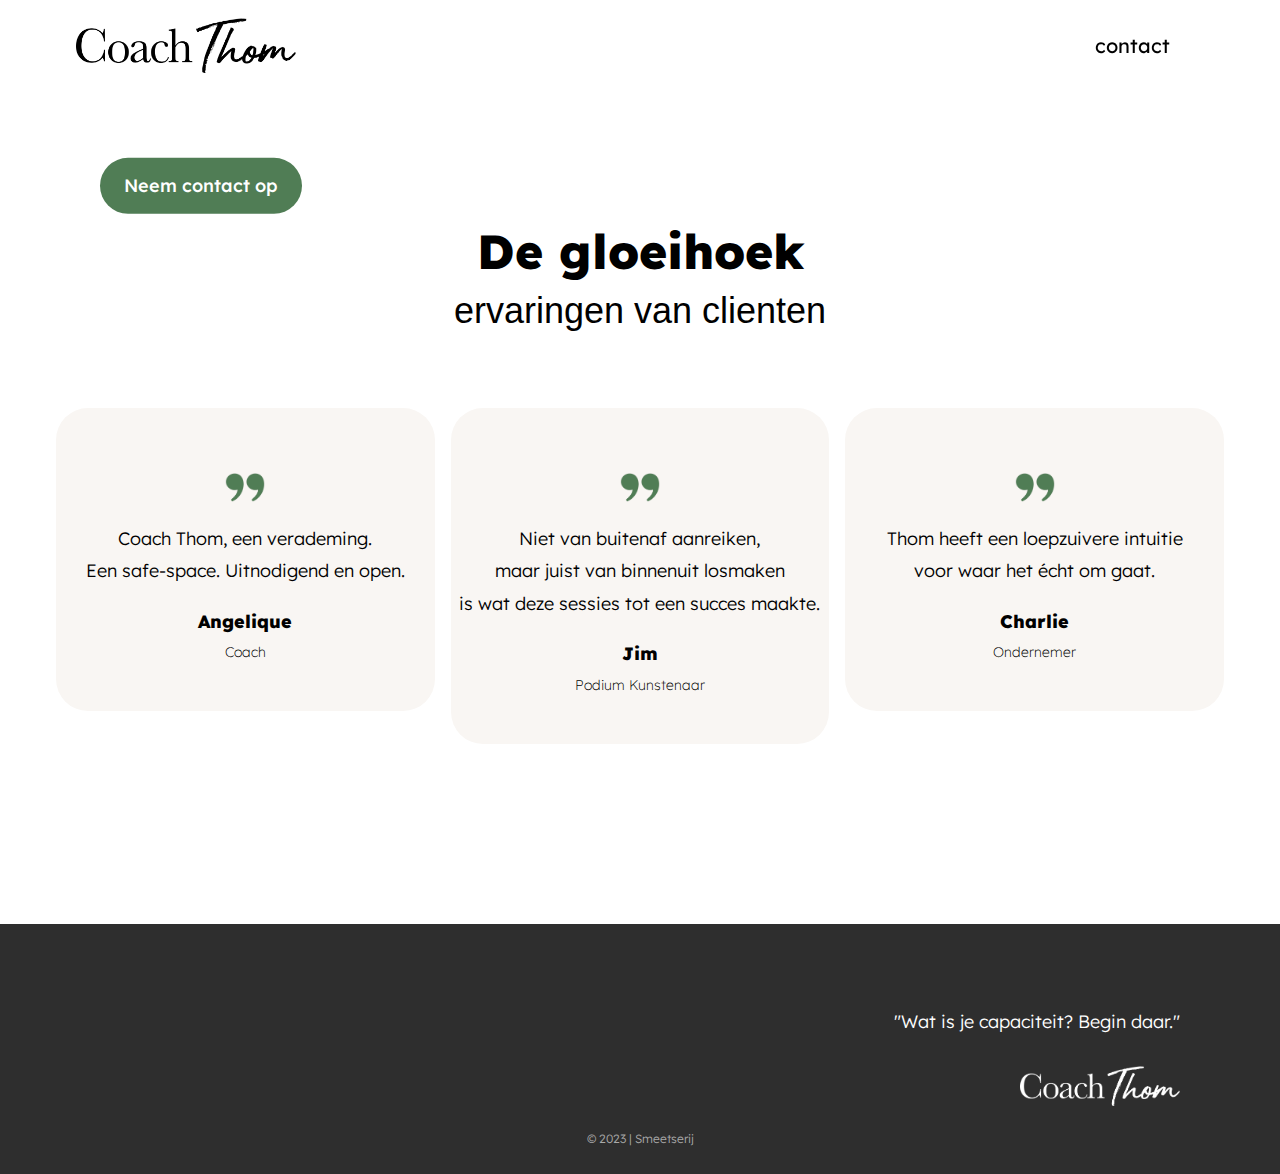
<file: index.html>
<!DOCTYPE html>
<html>
<head>
<title>Coach Thom</title>
<meta charset="UTF-8">
<meta name="viewport" content="width=device-width, initial-scale=1">
<link rel="stylesheet" href="W3THOM.css">
<link rel="preconnect" href="https://fonts.googleapis.com"> 
<link rel="preconnect" href="https://fonts.gstatic.com" crossorigin> 
<link href="https://fonts.googleapis.com/css2?family=Lexend:wght@300;500;800&display=swap" rel="stylesheet">
<link rel="apple-touch-icon" sizes="180x180" href="/apple-touch-icon.png">
<link rel="icon" type="image/png" sizes="32x32" href="/favicon-32x32.png">
<link rel="icon" type="image/png" sizes="16x16" href="/favicon-16x16.png">  
    
    
    
<style>
body  {font-family: 'Lexend', sans-serif}

p {font-family: 'Lexend', sans-serif; font-weight: 300; font-size: 18px}

h2 {font-family: 'Lexend', sans-serif;  font-weight: 800; }

h3 {font-family: 'Baskerville', font-weight: 800; margin-top:-25px;}

    
body, html {
  height: 100%;
  line-height: 1.8;
}

.w3-bar {
  background-position: center;
  background-size: cover;
  background-color:white;
  min-height: 100%;
}
    
.w3-button {
    border-radius: 30px;
    }
    
.w3-border {
    border-radius: 30px;
    }
    
    .w3-input-small{    
height:60px;
width: 350px;
min-width: 200px;
padding-left:25px;
    }

    .w3-input-big{    
height:300px;
width: 600px;
min-width: 200px;
padding-left:25px;
    }
    
/* Full height image header */
.bgimg-1 {
  background-position: center;
  background-size: cover;
  background-image: url("images/bg_beige.png");
  min-height: 100%;
}

.w3-bar .w3-button {
  padding-top: 8px;
  padding-bottom: 8px;
  padding-left: 30px;
  padding-right: 30px;
  margin-top: 16px;
}
    
/* ACCORDEON  */

h1 {
  line-height: 1.2;
  margin-bottom: 40px;
}
main {
  max-width: 520px;
  margin: 0 auto;
  margin-top:50px;
}
summary {
  background-color: rgb(105,150,105);
  color: #fff;
  font-size: 18px;
  padding: 20px;
  margin-bottom: 1rem;
  outline: none;
  border-radius: 40px;
  text-align: left;
  cursor: pointer;
  position: relative;
  
}
    
.faq__content {
margin-left:20px;
margin-right:20px; 
    }

    
details[open] summary ~ * {
  animation: sweep .5s ease-in-out;
}
@keyframes sweep {
  0%    {opacity: 0; margin-top: -10px}
  100%  {opacity: 1; margin-top: 0px}
}

    

details > summary::-webkit-details-marker {
  display: none;
}
    
    
    
.bubble {
    position: relative;
    margin-left:auto;
    margin-right:auto;
    background: #f9f6f3;
    color: #507d55;
    font-size: 20px;
    line-height: 120px;
    text-align: center;
    width: 300px;
    height: 120px;
    border-radius: 50px;
    padding: 0px;
}
.bubble:after {
    content: '';
    position: absolute;
    display: block;
    width: 0;
    z-index: 1;
    border-style: solid;
    border-width: 8px 10px 0 0;
    border-color: #f9f6f3 transparent transparent transparent;
    bottom: -8px;
    left: 18%;
    margin-left: -5px;
}    
    
</style>
    

    
    
    
    
    
</head>
<body>

<!-- Navbar (sit on top) -->
<div class="w3-top">
  <div class="w3-bar w3-white w3-card" id="myNavbar">
    <a href="#home" class="w3-bar-item  w3-wide">
         <img src="images/ct_logo.png" width="220px" height="55px" id=logo alt="Logo image" style="margin-left: 60px; margin-top: 10px; margin-bottom: 10px; " />
      </a>
    <!-- Right-sided navbar links -->
      
    <div class="w3-right w3-hide-small" style="font-size: 20px; margin-right: 80px; margin-top: 4px;" >
      
      <a href="mailto: hey@coachthom.nl?subject=Ik heb een vraag&body=Hey Coach Thom," class="w3-bar-item w3-button"></i> contact</a>
      
      
        
    </div>
    <!-- Hide right-floated links on small screens and replace them with a menu icon -->

    <a href="javascript:void(0)" class="w3-bar-item w3-button w3-right w3-hide-large w3-hide-medium" onclick="w3_open()">
      <i class="fa fa-bars"></i>
    </a>
  </div>
</div>

<!-- Sidebar on small screens when clicking the menu icon -->
<!--nav class="w3-sidebar w3-bar-block w3-black w3-card w3-animate-left w3-hide-medium w3-hide-large" style="display:none" id="mySidebar">
  <!--a href="javascript:void(0)" onclick="w3_close()" class="w3-bar-item w3-button w3-large w3-padding-16">Close ×</a>
  <a href="#about" onclick="w3_close()" class="w3-bar-item w3-button">ABOUT</a>
  <a href="#aboutthom" onclick="w3_close()" class="w3-bar-item w3-button">Coach Thom</a>
  <a href="#team" onclick="w3_close()" class="w3-bar-item w3-button">TEAM</a>
  <a href="#faq" onclick="w3_close()" class="w3-bar-item w3-button">faq</a>
  <a href="#pricing" onclick="w3_close()" class="w3-bar-item w3-button">PRICING</a>
  <a href="#contact" onclick="w3_close()" class="w3-bar-item w3-button">CONTACT</a>
</nav-->

<!-- Header with full-height image -->

<header class="w3-display-container w3-content w3-wide" style="min-width:500px; max-width:100%; margin-bottom:-40px;" id="home">
  <video autoplay muted loop id="myVideo">
  <source src="https://video.wixstatic.com/video/11062b_e55321c53b02478b9bafa28958160488/1080p/mp4/file.mp4" type="video/mp4">
</video> 
      
    <div class="w3-display-left w3-text-white" style="padding:100px; letter-spacing: 0rem;" >
    <span class="w3-jumbo" > Jouw kalme kracht </span><br>
    <span class="w3-xxlarge">ontdekt en ontketend.</span>
    <p style="font-weight: 500"><a href="mailto: hey@coachthom.nl?subject=Ik heb een vraag&body=Hey Coach Thom," class="w3-button w3-green w3-padding-large w3-large w3-margin-top w3-opacity w3-hover-opacity-off">Neem contact op</a></p>
    
        
  </div> 
</header>

<!--header class="bgimg-1 w3-display-container " id="home">
  <div class="w3-display-left w3-text-black" style="padding:100px">
    <span class="w3-jumbo" > Jouw kalme kracht </span><br>
    <span class="w3-xxlarge">komt vanzelf, mits je durft los te laten</span>
    <p style="font-weight: 500"><a href="#about" class="w3-button w3-green w3-padding-large w3-large w3-margin-top w3-opacity w3-hover-opacity-off">Lees verder ></a></p>
  </div> 
  <div class="w3-display-bottomleft w3-text-grey w3-large" style="padding:24px 48px">
    <i class="fa fa-facebook-official w3-hover-opacity"></i>
    <i class="fa fa-instagram w3-hover-opacity"></i>
    <i class="fa fa-snapchat w3-hover-opacity"></i>
    <i class="fa fa-pinterest-p w3-hover-opacity"></i>
    <i class="fa fa-twitter w3-hover-opacity"></i>
    <i class="fa fa-linkedin w3-hover-opacity"></i>
  </div>
</header>





<!-- Reviews Section -->
<div class="w3-container " style="padding:80px 40px" id="reviews">
  <h2 class="w3-center">De gloeihoek</h2>
  <h3 class="w3-center">ervaringen van clienten</h3>
  <div class="w3-row-padding w3-center" style="margin-top:64px; margin-bottom:100px;">
    <div class="w3-third">
        <li class="w3-round-xxlarge w3-large w3-padding-32" style="list-style-type: none; background-color: #f9f6f3;">
            <img class="w3-image" src="images/quotes.png" alt="Quotes" width="40" height="40" style="margin-bottom:-60px;">
            <p><br>Coach Thom, een verademing. <br>Een safe-space. Uitnodigend en open.</p>
      <p style="font-weight: 800">Angelique</p>
        <p style="font-weight: 200; font-size:14px; margin-top:-16px;" >Coach</p>
    </div>
      
    <div class="w3-third">
      <i class="fa fa-heart w3-margin-bottom w3-jumbo"></i>
         <li class=" w3-round-xxlarge w3-large w3-padding-32" style="list-style-type: none; background-color: #f9f6f3;">
             <img class="w3-image" src="images/quotes.png" alt="Quotes" width="40" height="40" style="margin-bottom:-60px;">
             <p><br>Niet van buitenaf aanreiken,<br> maar juist van binnenuit  losmaken <br>is wat deze sessies tot een succes maakte.</p>
      <p style="font-weight: 800">Jim</p >
             <p style="font-weight: 200; font-size:14px; margin-top:-16px;" >Podium Kunstenaar</p>
    </div>
      
    <div class="w3-third">
      <i class="fa fa-diamond w3-margin-bottom w3-jumbo"></i>  <li class=" w3-round-xxlarge w3-large w3-padding-32" style="list-style-type: none; background-color: #f9f6f3;">
        <img class="w3-image" src="images/quotes.png" alt="Quotes" width="40" height="40" style="margin-bottom:-60px;">
        <p><br>Thom heeft een loepzuivere intuitie <br> voor waar het écht om gaat.</p>
      <p style="font-weight: 800">Charlie</p>
        <p style="font-weight: 200; font-size:14px; margin-top:-16px;" >Ondernemer</p>
    </div>
  </div>
</div>



<!-- Footer -->
<footer class="w3-center w3-dark-grey w3-padding-64">
  
  
    <div style="text-align: right; margin-right:100px;">
     
      <p>"Wat is je capaciteit? Begin daar." </p>
        <img src="images/ct_logo_white.png" width="160" height="40px" id=logo alt="Logo image" style="margin-left: 60px; margin-top: 10px; margin-bottom: 10px; " />
      </div>
    </div>

  <p style="font-size:12px; color:darkgrey; margin-bottom:-40px;">© 2023 | Smeetserij</p>
</footer>
 
<script>
// Modal Image Gallery
function onClick(element) {
  document.getElementById("img01").src = element.src;
  document.getElementById("modal01").style.display = "block";
  var captionText = document.getElementById("caption");
  captionText.innerHTML = element.alt;
}


// Toggle between showing and hiding the sidebar when clicking the menu icon
var mySidebar = document.getElementById("mySidebar");

function w3_open() {
  if (mySidebar.style.display === 'block') {
    mySidebar.style.display = 'none';
  } else {
    mySidebar.style.display = 'block';
  }
}

// Close the sidebar with the close button
function w3_close() {
    mySidebar.style.display = "none";
}
</script>

</body>
</html>
</file>
<file: W3THOM.css>
/* W3THOM.CSS 4.15 December 2020 by Jan Egil and Borge Refsnes */
html{box-sizing:border-box}*,*:before,*:after{box-sizing:inherit}
/* Extract from normalize.css by Nicolas Gallagher and Jonathan Neal git.io/normalize */
html{-ms-text-size-adjust:100%;-webkit-text-size-adjust:100%}body{margin:0}
article,aside,details,figcaption,figure,footer,header,main,menu,nav,section{display:block}summary{display:list-item}
audio,canvas,progress,video{display:inline-block}progress{vertical-align:baseline}
audio:not([controls]){display:none;height:0}[hidden],template{display:none}
a{background-color:transparent}a:active,a:hover{outline-width:0}
abbr[title]{border-bottom:none;text-decoration:underline;text-decoration:underline dotted}
b,strong{font-weight:bolder}dfn{font-style:italic}mark{background:#ff0;color:#000}
small{font-size:80%}sub,sup{font-size:75%;line-height:0;position:relative;vertical-align:baseline}
sub{bottom:-0.25em}sup{top:-0.5em}figure{margin:1em 40px}img{border-style:none}
code,kbd,pre,samp{font-family:monospace,monospace;font-size:1em}hr{box-sizing:content-box;height:0;overflow:visible}
button,input,select,textarea,optgroup{font:inherit;margin:0}optgroup{font-weight:bold}
button,input{overflow:visible}button,select{text-transform:none}
button,[type=button],[type=reset],[type=submit]{-webkit-appearance:button}
button::-moz-focus-inner,[type=button]::-moz-focus-inner,[type=reset]::-moz-focus-inner,[type=submit]::-moz-focus-inner{border-style:none;padding:0}
button:-moz-focusring,[type=button]:-moz-focusring,[type=reset]:-moz-focusring,[type=submit]:-moz-focusring{outline:1px dotted ButtonText}
fieldset{border:1px solid #c0c0c0;margin:0 2px;padding:.35em .625em .75em}
legend{color:inherit;display:table;max-width:100%;padding:0;white-space:normal}textarea{overflow:auto}
[type=checkbox],[type=radio]{padding:0}
[type=number]::-webkit-inner-spin-button,[type=number]::-webkit-outer-spin-button{height:auto}
[type=search]{-webkit-appearance:textfield;outline-offset:-2px}
[type=search]::-webkit-search-decoration{-webkit-appearance:none}
::-webkit-file-upload-button{-webkit-appearance:button;font:inherit}
/* End extract */
html,body{font-family:Verdana,sans-serif;font-size:15px;line-height:1.5}html{overflow-x:hidden}
h1{font-size:36px}h2{font-size:48px}h3{font-size:36px}h4{font-size:20px}h5{font-size:18px}h6{font-size:16px}
.w3-serif{font-family:serif}.w3-sans-serif{font-family:sans-serif}.w3-cursive{font-family:cursive}.w3-monospace{font-family:monospace}
h1,h2,h3,h4,h5,h6{font-family:"Baskerville",Arial,sans-serif;font-weight:400;margin:10px 0}.w3-wide{letter-spacing:4px}
hr{border:0;border-top:1px solid #eee;margin:20px 0}
.w3-image{max-width:100%;height:auto}img{vertical-align:middle}a{color:inherit}
.w3-table,.w3-table-all{border-collapse:collapse;border-spacing:0;width:100%;display:table}.w3-table-all{border:1px solid #ccc}
.w3-bordered tr,.w3-table-all tr{border-bottom:1px solid #ddd}.w3-striped tbody tr:nth-child(even){background-color:#f1f1f1}
.w3-table-all tr:nth-child(odd){background-color:#fff}.w3-table-all tr:nth-child(even){background-color:#f1f1f1}
.w3-hoverable tbody tr:hover,.w3-ul.w3-hoverable li:hover{background-color:#ccc}.w3-centered tr th,.w3-centered tr td{text-align:center}
.w3-table td,.w3-table th,.w3-table-all td,.w3-table-all th{padding:8px 8px;display:table-cell;text-align:left;vertical-align:top}
.w3-table th:first-child,.w3-table td:first-child,.w3-table-all th:first-child,.w3-table-all td:first-child{padding-left:16px}
.w3-btn,.w3-button{border:none;display:inline-block;padding:8px 16px;vertical-align:middle;overflow:hidden;text-decoration:none;color:inherit;background-color:inherit;text-align:center;cursor:pointer;white-space:nowrap}
.w3-btn:hover{box-shadow:0 8px 16px 0 rgba(0,0,0,0.2),0 6px 20px 0 rgba(0,0,0,0.19)}
.w3-btn,.w3-button{-webkit-touch-callout:none;-webkit-user-select:none;-khtml-user-select:none;-moz-user-select:none;-ms-user-select:none;user-select:none}   
.w3-disabled,.w3-btn:disabled,.w3-button:disabled{cursor:not-allowed;opacity:0.3}.w3-disabled *,:disabled *{pointer-events:none}
.w3-btn.w3-disabled:hover,.w3-btn:disabled:hover{box-shadow:none}
.w3-badge,.w3-tag{background-color:#000;color:#fff;display:inline-block;padding-left:8px;padding-right:8px;text-align:center}.w3-badge{border-radius:50%}
.w3-ul{list-style-type:none;padding:0;margin:10px}.w3-ul li{padding:8px 16px;border-bottom:1px solid #ddd}.w3-ul li:last-child{border-bottom:none; border-radius: 0 0 30px 30px;}.w3-ul li:first-child{border-bottom:none; border-radius: 30px 30px 0 0;}
.w3-tooltip,.w3-display-container{position:relative}.w3-tooltip .w3-text{display:none}.w3-tooltip:hover .w3-text{display:inline-block}
.w3-ripple:active{opacity:0.5}.w3-ripple{transition:opacity 0s}
.w3-input{padding:8px;display:block;border:none;border-bottom:1px solid #ccc;width:100%}
.w3-select{padding:9px 0;width:100%;border:none;border-bottom:1px solid #ccc}
.w3-dropdown-click,.w3-dropdown-hover{position:relative;display:inline-block;cursor:pointer}
.w3-dropdown-hover:hover .w3-dropdown-content{display:block}
.w3-dropdown-hover:first-child,.w3-dropdown-click:hover{background-color:#ccc;color:#000}
.w3-dropdown-hover:hover > .w3-button:first-child,.w3-dropdown-click:hover > .w3-button:first-child{background-color:#ccc;color:#000;}
.w3-dropdown-content{cursor:auto;color:#000;background-color:#fff;display:none;position:absolute;min-width:160px;margin:0;padding:0;z-index:1}
.w3-check,.w3-radio{width:24px;height:24px;position:relative;top:6px}
.w3-sidebar{height:100%;width:200px;background-color:#fff;position:fixed!important;z-index:1;overflow:auto}
.w3-bar-block .w3-dropdown-hover,.w3-bar-block .w3-dropdown-click{width:100%}
.w3-bar-block .w3-dropdown-hover .w3-dropdown-content,.w3-bar-block .w3-dropdown-click .w3-dropdown-content{min-width:100%}
.w3-bar-block .w3-dropdown-hover .w3-button,.w3-bar-block .w3-dropdown-click .w3-button{width:100%;text-align:left;padding:8px 16px}
.w3-main,#main{transition:margin-left .4s}
.w3-modal{z-index:3;display:none;padding-top:100px;position:fixed;left:0;top:0;width:100%;height:100%;overflow:auto;background-color:rgb(0,0,0);background-color:rgba(0,0,0,0.4)}
.w3-modal-content{margin:auto;background-color:#fff;position:relative;padding:0;outline:0;width:600px}
.w3-bar{width:100%;overflow:hidden}.w3-center .w3-bar{display:inline-block;width:auto}
.w3-bar .w3-bar-item{padding:8px 16px;float:left;width:auto;border:none;display:block;outline:0}
.w3-bar .w3-dropdown-hover,.w3-bar .w3-dropdown-click{position:static;float:left}
.w3-bar .w3-button{white-space:normal}
.w3-bar-block .w3-bar-item{width:100%;display:block;padding:8px 16px;text-align:left;border:none;white-space:normal;float:none;outline:0}
.w3-bar-block.w3-center .w3-bar-item{text-align:center}.w3-block{display:block;width:100%}
.w3-responsive{display:block;overflow-x:auto}
.w3-container:after,.w3-container:before,.w3-panel:after,.w3-panel:before,.w3-row:after,.w3-row:before,.w3-row-padding:after,.w3-row-padding:before,
.w3-cell-row:before,.w3-cell-row:after,.w3-clear:after,.w3-clear:before,.w3-bar:before,.w3-bar:after{content:"";display:table;clear:both}
.w3-col,.w3-half,.w3-third,.w3-twothird,.w3-threequarter,.w3-quarter{float:left;width:100%}
.w3-col.s1{width:8.33333%}.w3-col.s2{width:16.66666%}.w3-col.s3{width:24.99999%}.w3-col.s4{width:33.33333%}
.w3-col.s5{width:41.66666%}.w3-col.s6{width:49.99999%}.w3-col.s7{width:58.33333%}.w3-col.s8{width:66.66666%}
.w3-col.s9{width:74.99999%}.w3-col.s10{width:83.33333%}.w3-col.s11{width:91.66666%}.w3-col.s12{width:99.99999%}
@media (min-width:601px){.w3-col.m1{width:8.33333%}.w3-col.m2{width:16.66666%}.w3-col.m3,.w3-quarter{width:24.99999%}.w3-col.m4,.w3-third{width:33.33333%}
.w3-col.m5{width:41.66666%}.w3-col.m6,.w3-half{width:49.99999%}.w3-col.m7{width:58.33333%}.w3-col.m8,.w3-twothird{width:66.66666%}
.w3-col.m9,.w3-threequarter{width:74.99999%}.w3-col.m10{width:83.33333%}.w3-col.m11{width:91.66666%}.w3-col.m12{width:99.99999%}}
@media (min-width:993px){.w3-col.l1{width:8.33333%}.w3-col.l2{width:16.66666%}.w3-col.l3{width:24.99999%}.w3-col.l4{width:33.33333%}
.w3-col.l5{width:41.66666%}.w3-col.l6{width:49.99999%}.w3-col.l7{width:58.33333%}.w3-col.l8{width:66.66666%}
.w3-col.l9{width:74.99999%}.w3-col.l10{width:83.33333%}.w3-col.l11{width:91.66666%}.w3-col.l12{width:99.99999%}}
.w3-rest{overflow:hidden}.w3-stretch{margin-left:-16px;margin-right:-16px}
.w3-content,.w3-auto{margin-left:auto;margin-right:auto}.w3-content{max-width:980px}.w3-auto{max-width:1140px}
.w3-cell-row{display:table;width:100%}.w3-cell{display:table-cell}
.w3-cell-top{vertical-align:top}.w3-cell-middle{vertical-align:middle}.w3-cell-bottom{vertical-align:bottom}
.w3-hide{display:none!important}.w3-show-block,.w3-show{display:block!important}.w3-show-inline-block{display:inline-block!important}
@media (max-width:1205px){.w3-auto{max-width:95%}}
@media (max-width:600px){.w3-modal-content{margin:0 10px;width:auto!important}.w3-modal{padding-top:30px}
.w3-dropdown-hover.w3-mobile .w3-dropdown-content,.w3-dropdown-click.w3-mobile .w3-dropdown-content{position:relative}	
.w3-hide-small{display:none!important}.w3-mobile{display:block;width:100%!important}.w3-bar-item.w3-mobile,.w3-dropdown-hover.w3-mobile,.w3-dropdown-click.w3-mobile{text-align:center}
.w3-dropdown-hover.w3-mobile,.w3-dropdown-hover.w3-mobile .w3-btn,.w3-dropdown-hover.w3-mobile .w3-button,.w3-dropdown-click.w3-mobile,.w3-dropdown-click.w3-mobile .w3-btn,.w3-dropdown-click.w3-mobile .w3-button{width:100%}}
@media (max-width:768px){.w3-modal-content{width:500px}.w3-modal{padding-top:50px}}
@media (min-width:993px){.w3-modal-content{width:900px}.w3-hide-large{display:none!important}.w3-sidebar.w3-collapse{display:block!important}}
@media (max-width:992px) and (min-width:601px){.w3-hide-medium{display:none!important}}
@media (max-width:992px){.w3-sidebar.w3-collapse{display:none}.w3-main{margin-left:0!important;margin-right:0!important}.w3-auto{max-width:100%}}
.w3-top,.w3-bottom{position:fixed;width:100%;z-index:1}.w3-top{top:0}.w3-bottom{bottom:0}
.w3-overlay{position:fixed;display:none;width:100%;height:100%;top:0;left:0;right:0;bottom:0;background-color:rgba(0,0,0,0.5);z-index:2}
.w3-display-topleft{position:absolute;left:0;top:0}.w3-display-topright{position:absolute;right:0;top:0}
.w3-display-bottomleft{position:absolute;left:0;bottom:0}.w3-display-bottomright{position:absolute;right:0;bottom:0}
.w3-display-middle{position:absolute;top:50%;left:50%;transform:translate(-50%,-50%);-ms-transform:translate(-50%,-50%)}
.w3-display-left{position:absolute;top:50%;left:0%;transform:translate(0%,-50%);-ms-transform:translate(-0%,-50%)}
.w3-display-right{position:absolute;top:50%;right:0%;transform:translate(0%,-50%);-ms-transform:translate(0%,-50%)}
.w3-display-topmiddle{position:absolute;left:50%;top:0;transform:translate(-50%,0%);-ms-transform:translate(-50%,0%)}
.w3-display-bottommiddle{position:absolute;left:50%;bottom:0;transform:translate(-50%,0%);-ms-transform:translate(-50%,0%)}
.w3-display-container:hover .w3-display-hover{display:block}.w3-display-container:hover span.w3-display-hover{display:inline-block}.w3-display-hover{display:none}
.w3-display-position{position:absolute}
.w3-circle{border-radius:50%}
.w3-round-small{border-radius:2px}.w3-round,.w3-round-medium{border-radius:4px}.w3-round-large{border-radius:8px}.w3-round-xlarge{border-radius:16px}.w3-round-xxlarge{border-radius:32px}
.w3-row-padding,.w3-row-padding>.w3-half,.w3-row-padding>.w3-third,.w3-row-padding>.w3-twothird,.w3-row-padding>.w3-threequarter,.w3-row-padding>.w3-quarter,.w3-row-padding>.w3-col{padding:0 8px}
.w3-container,.w3-panel{padding:0.01em 16px}.w3-panel{margin-top:16px;margin-bottom:16px}
.w3-code,.w3-codespan{font-family:Consolas,"courier new";font-size:16px}
.w3-code{width:auto;background-color:#fff;padding:8px 12px;border-left:4px solid #4CAF50;word-wrap:break-word}
.w3-codespan{color:crimson;background-color:#f1f1f1;padding-left:4px;padding-right:4px;font-size:110%}
.w3-card,.w3-card-2{box-shadow:0 1px 1px 0 rgba(0,0,0,0.0),0 2px 1px 0 rgba(0,0,0,0.0)}
.w3-card-4,.w3-hover-shadow:hover{box-shadow: rgba(50, 50, 93, 0.25) 0px 13px 27px -5px, rgba(0, 0, 0, 0.3) 0px 8px 16px -8px;}
.w3-spin{animation:w3-spin 2s infinite linear}@keyframes w3-spin{0%{transform:rotate(0deg)}100%{transform:rotate(359deg)}}
.w3-animate-fading{animation:fading 10s infinite}@keyframes fading{0%{opacity:0}50%{opacity:1}100%{opacity:0}}
.w3-animate-opacity{animation:opac 0.8s}@keyframes opac{from{opacity:0} to{opacity:1}}
.w3-animate-top{position:relative;animation:animatetop 0.4s}@keyframes animatetop{from{top:-300px;opacity:0} to{top:0;opacity:1}}
.w3-animate-left{position:relative;animation:animateleft 0.4s}@keyframes animateleft{from{left:-300px;opacity:0} to{left:0;opacity:1}}
.w3-animate-right{position:relative;animation:animateright 0.4s}@keyframes animateright{from{right:-300px;opacity:0} to{right:0;opacity:1}}
.w3-animate-bottom{position:relative;animation:animatebottom 0.4s}@keyframes animatebottom{from{bottom:-300px;opacity:0} to{bottom:0;opacity:1}}
.w3-animate-zoom {animation:animatezoom 0.6s}@keyframes animatezoom{from{transform:scale(0)} to{transform:scale(1)}}
.w3-animate-input{transition:width 0.4s ease-in-out}.w3-animate-input:focus{width:100%!important}
.w3-opacity,.w3-hover-opacity:hover{opacity:1.00}.w3-opacity-off,.w3-hover-opacity-off:hover{opacity:1}
.w3-opacity-max{opacity:0.25}.w3-opacity-min{opacity:0.75}
.w3-greyscale-max,.w3-grayscale-max,.w3-hover-greyscale:hover,.w3-hover-grayscale:hover{filter:grayscale(100%)}
.w3-greyscale,.w3-grayscale{filter:grayscale(75%)}.w3-greyscale-min,.w3-grayscale-min{filter:grayscale(50%)}
.w3-sepia{filter:sepia(75%)}.w3-sepia-max,.w3-hover-sepia:hover{filter:sepia(100%)}.w3-sepia-min{filter:sepia(50%)}
.w3-tiny{font-size:10px!important}.w3-small{font-size:12px!important}.w3-medium{font-size:15px!important}.w3-large{font-size:18px!important}
.w3-xlarge{font-size:24px!important}.w3-xxlarge{font-size:46px!important; font-family: 'Baskerville'}.w3-xxxlarge{font-size:48px!important}.w3-jumbo{font-size:64px!important; font-weight: 800; }
.w3-left-align{text-align:left!important}.w3-right-align{text-align:right!important}.w3-justify{text-align:justify!important}.w3-center{text-align:center!important}
.w3-border-0{border:0!important}.w3-border{border:1px solid #ccc!important}
.w3-border-top{border-top:1px solid #ccc!important}.w3-border-bottom{border-bottom:1px solid #ccc!important}
.w3-border-left{border-left:1px solid #ccc!important}.w3-border-right{border-right:1px solid #ccc!important}
.w3-topbar{border-top:6px solid #ccc!important}.w3-bottombar{border-bottom:6px solid #ccc!important}
.w3-leftbar{border-left:6px solid #ccc!important}.w3-rightbar{border-right:6px solid #ccc!important}
.w3-section,.w3-code{margin-top:16px!important;margin-bottom:16px!important}
.w3-margin{margin:16px!important}.w3-margin-top{margin-top:16px!important}.w3-margin-bottom{margin-bottom:16px!important}
.w3-margin-left{margin-left:16px!important}.w3-margin-right{margin-right:16px!important}
.w3-padding-small{padding:4px 8px!important}.w3-padding{padding:8px 16px!important}.w3-padding-large{padding:12px 24px!important}
.w3-padding-16{padding-top:16px!important;padding-bottom:16px!important}.w3-padding-24{padding-top:24px!important;padding-bottom:24px!important}
.w3-padding-32{padding-top:32px!important;padding-bottom:32px!important}.w3-padding-48{padding-top:48px!important;padding-bottom:48px!important}
.w3-padding-64{padding-top:64px!important;padding-bottom:64px!important}
.w3-padding-top-64{padding-top:64px!important}.w3-padding-top-48{padding-top:48px!important}
.w3-padding-top-32{padding-top:32px!important}.w3-padding-top-24{padding-top:24px!important}
.w3-left{float:left!important}.w3-right{float:right!important}
.w3-button:hover{color:#FFF!important;background-color:rgb(105,150,105)!important;}
.w3-transparent,.w3-hover-none:hover{background-color:transparent!important}
.w3-hover-none:hover{box-shadow:none!important}
/* Colors */
.w3-amber,.w3-hover-amber:hover{color:#000!important;background-color:#ffc107!important}
.w3-aqua,.w3-hover-aqua:hover{color:#000!important;background-color:#00ffff!important}
.w3-blue,.w3-hover-blue:hover{color:#fff!important;background-color:#2196F3!important}
.w3-light-blue,.w3-hover-light-blue:hover{color:#000!important;background-color:#87CEEB!important}
.w3-brown,.w3-hover-brown:hover{color:#fff!important;background-color:#795548!important}
.w3-cyan,.w3-hover-cyan:hover{color:#000!important;background-color:#00bcd4!important}
.w3-blue-grey,.w3-hover-blue-grey:hover,.w3-blue-gray,.w3-hover-blue-gray:hover{color:#fff!important;background-color:#607d8b!important}
.w3-green,.w3-hover-green:hover{color:#000!important;background-color:rgb(64,180,80)!important}
.w3-light-green,.w3-hover-light-green:hover{color:#000!important;background-color:#8bc34a!important}
.w3-indigo,.w3-hover-indigo:hover{color:#fff!important;background-color:#3f51b5!important}
.w3-khaki,.w3-hover-khaki:hover{color:#000!important;background-color:#f0e68c!important}
.w3-lime,.w3-hover-lime:hover{color:#000!important;background-color:#cddc39!important}
.w3-orange,.w3-hover-orange:hover{color:#000!important;background-color:#ff9800!important}
.w3-deep-orange,.w3-hover-deep-orange:hover{color:#fff!important;background-color:#ff5722!important}
.w3-pink,.w3-hover-pink:hover{color:#fff!important;background-color:#e91e63!important}
.w3-purple,.w3-hover-purple:hover{color:#fff!important;background-color:#9c27b0!important}
.w3-deep-purple,.w3-hover-deep-purple:hover{color:#fff!important;background-color:#673ab7!important}
.w3-red,.w3-hover-red:hover{color:#fff!important;background-color:#f44336!important}
.w3-sand,.w3-hover-sand:hover{color:#000!important;background-color:#fdf5e6!important}
.w3-teal,.w3-hover-teal:hover{color:#fff!important;background-color:#009688!important}
.w3-yellow,.w3-hover-yellow:hover{color:#000!important;background-color:#ffeb3b!important}
.w3-green,.w3-hover-white:hover{color:#fff!important;background-color:rgb(80,125,85)!important}
.w3-black,.w3-hover-black:hover{color:#fff!important;background-color:#000!important}
.w3-white,.w3-hover-white:hover{color:#000!important;background-color:#fff!important}
.w3-beige,.w3-hover-beige:hover,.w3-beige,.w3-hover-beige:hover{color:#000!important;background-color:rgb(228,218,207)!important}
.w3-grey,.w3-hover-grey:hover,.w3-gray,.w3-hover-gray:hover{color:#000!important;background-color:#9e9e9e!important}
.w3-light-grey,.w3-hover-light-grey:hover,.w3-light-gray,.w3-hover-light-gray:hover{color:#000!important;background-color:#f1f1f1!important}
.w3-dark-grey,.w3-hover-dark-grey:hover,.w3-dark-gray,.w3-hover-dark-gray:hover{color:#fff!important;background-color:rgb(46,46,46)!important}
.w3-pale-red,.w3-hover-pale-red:hover{color:#000!important;background-color:#ffdddd!important}
.w3-pale-green,.w3-hover-pale-green:hover{color:#000!important;background-color:#ddffdd!important}
.w3-pale-yellow,.w3-hover-pale-yellow:hover{color:#000!important;background-color:#ffffcc!important}
.w3-pale-blue,.w3-hover-pale-blue:hover{color:#000!important;background-color:#ddffff!important}
.w3-text-amber,.w3-hover-text-amber:hover{color:#ffc107!important}
.w3-text-aqua,.w3-hover-text-aqua:hover{color:#00ffff!important}
.w3-text-blue,.w3-hover-text-blue:hover{color:#2196F3!important}
.w3-text-light-blue,.w3-hover-text-light-blue:hover{color:#87CEEB!important}
.w3-text-brown,.w3-hover-text-brown:hover{color:#795548!important}
.w3-text-cyan,.w3-hover-text-cyan:hover{color:#00bcd4!important}
.w3-text-blue-grey,.w3-hover-text-blue-grey:hover,.w3-text-blue-gray,.w3-hover-text-blue-gray:hover{color:#607d8b!important}
.w3-text-green,.w3-hover-text-green:hover{color:#4CAF50!important}
.w3-text-light-green,.w3-hover-text-light-green:hover{color:#8bc34a!important}
.w3-text-indigo,.w3-hover-text-indigo:hover{color:#3f51b5!important}
.w3-text-khaki,.w3-hover-text-khaki:hover{color:#b4aa50!important}
.w3-text-lime,.w3-hover-text-lime:hover{color:#cddc39!important}
.w3-text-orange,.w3-hover-text-orange:hover{color:#ff9800!important}
.w3-text-deep-orange,.w3-hover-text-deep-orange:hover{color:#ff5722!important}
.w3-text-pink,.w3-hover-text-pink:hover{color:#e91e63!important}
.w3-text-purple,.w3-hover-text-purple:hover{color:#9c27b0!important}
.w3-text-deep-purple,.w3-hover-text-deep-purple:hover{color:#673ab7!important}
.w3-text-red,.w3-hover-text-red:hover{color:#f44336!important}
.w3-text-sand,.w3-hover-text-sand:hover{color:#fdf5e6!important}
.w3-text-teal,.w3-hover-text-teal:hover{color:#009688!important}
.w3-text-yellow,.w3-hover-text-yellow:hover{color:#d2be0e!important}
.w3-text-white,.w3-hover-text-white:hover{color:#fff!important}
.w3-text-black,.w3-hover-text-black:hover{color:#000!important}
.w3-text-grey,.w3-hover-text-grey:hover,.w3-text-gray,.w3-hover-text-gray:hover{color:#757575!important}
.w3-text-light-grey,.w3-hover-text-light-grey:hover,.w3-text-light-gray,.w3-hover-text-light-gray:hover{color:#f1f1f1!important}
.w3-text-dark-grey,.w3-hover-text-dark-grey:hover,.w3-text-dark-gray,.w3-hover-text-dark-gray:hover{color:#3a3a3a!important}
.w3-border-amber,.w3-hover-border-amber:hover{border-color:#ffc107!important}
.w3-border-aqua,.w3-hover-border-aqua:hover{border-color:#00ffff!important}
.w3-border-blue,.w3-hover-border-blue:hover{border-color:#2196F3!important}
.w3-border-light-blue,.w3-hover-border-light-blue:hover{border-color:#87CEEB!important}
.w3-border-brown,.w3-hover-border-brown:hover{border-color:#795548!important}
.w3-border-cyan,.w3-hover-border-cyan:hover{border-color:#00bcd4!important}
.w3-border-blue-grey,.w3-hover-border-blue-grey:hover,.w3-border-blue-gray,.w3-hover-border-blue-gray:hover{border-color:#607d8b!important}
.w3-border-green,.w3-hover-border-green:hover{border-color:#4CAF50!important}
.w3-border-light-green,.w3-hover-border-light-green:hover{border-color:#8bc34a!important}
.w3-border-indigo,.w3-hover-border-indigo:hover{border-color:#3f51b5!important}
.w3-border-khaki,.w3-hover-border-khaki:hover{border-color:#f0e68c!important}
.w3-border-lime,.w3-hover-border-lime:hover{border-color:#cddc39!important}
.w3-border-orange,.w3-hover-border-orange:hover{border-color:#ff9800!important}
.w3-border-deep-orange,.w3-hover-border-deep-orange:hover{border-color:#ff5722!important}
.w3-border-pink,.w3-hover-border-pink:hover{border-color:#e91e63!important}
.w3-border-purple,.w3-hover-border-purple:hover{border-color:#9c27b0!important}
.w3-border-deep-purple,.w3-hover-border-deep-purple:hover{border-color:#673ab7!important}
.w3-border-red,.w3-hover-border-red:hover{border-color:#f44336!important}
.w3-border-sand,.w3-hover-border-sand:hover{border-color:#fdf5e6!important}
.w3-border-teal,.w3-hover-border-teal:hover{border-color:#009688!important}
.w3-border-yellow,.w3-hover-border-yellow:hover{border-color:#ffeb3b!important}
.w3-border-white,.w3-hover-border-white:hover{border-color:#fff!important}
.w3-border-black,.w3-hover-border-black:hover{border-color:#000!important}
.w3-border-grey,.w3-hover-border-grey:hover,.w3-border-gray,.w3-hover-border-gray:hover{border-color:#9e9e9e!important}
.w3-border-light-grey,.w3-hover-border-light-grey:hover,.w3-border-light-gray,.w3-hover-border-light-gray:hover{border-color:#f1f1f1!important}
.w3-border-dark-grey,.w3-hover-border-dark-grey:hover,.w3-border-dark-gray,.w3-hover-border-dark-gray:hover{border-color:#616161!important}
.w3-border-pale-red,.w3-hover-border-pale-red:hover{border-color:#ffe7e7!important}.w3-border-pale-green,.w3-hover-border-pale-green:hover{border-color:#e7ffe7!important}
.w3-border-pale-yellow,.w3-hover-border-pale-yellow:hover{border-color:#ffffcc!important}.w3-border-pale-blue,.w3-hover-border-pale-blue:hover{border-color:#e7ffff!important}
</file>
